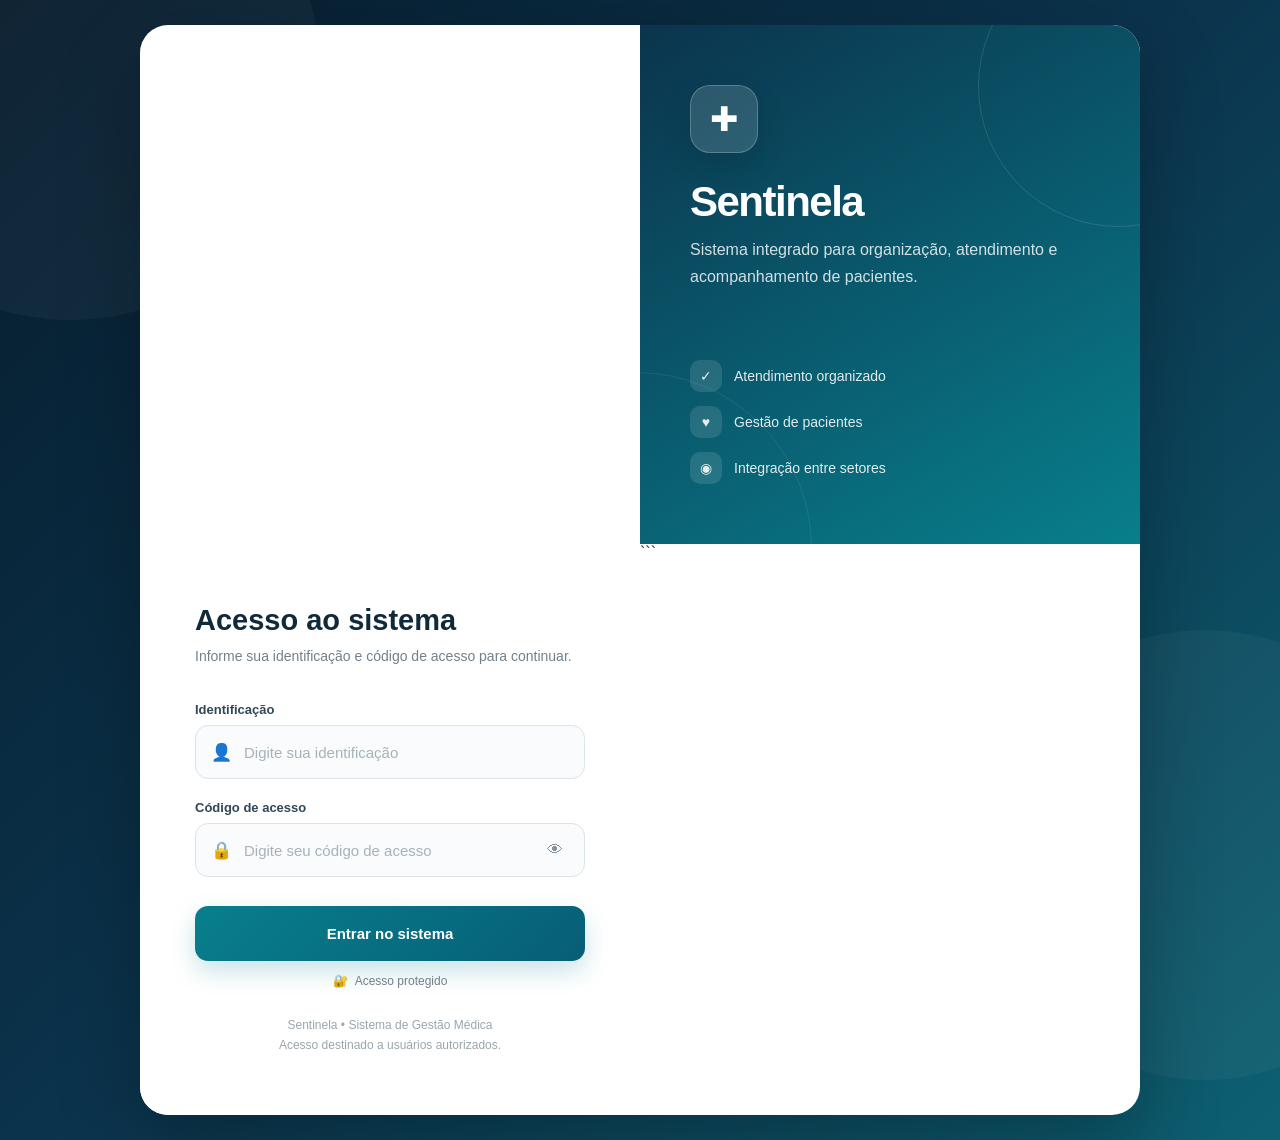
<file: frontend/index.html>
<!DOCTYPE html>

<html lang="pt-BR">

<head>

  <meta charset="UTF-8">

<meta
name="viewport"
content="width=device-width, initial-scale=1.0"

>

<meta
name="description"
content="Sentinela - Sistema de Gestão e Atendimento Médico"

>

  <title>Sentinela | Acesso ao Sistema</title>

  <style>

    * {
      margin: 0;
      padding: 0;
      box-sizing: border-box;
    }

    body {
      min-height: 100vh;
      font-family:
        "Segoe UI",
        Arial,
        sans-serif;

      background:
        linear-gradient(
          135deg,
          #071c2c 0%,
          #0b344d 50%,
          #0d6072 100%
        );

      display: flex;
      align-items: center;
      justify-content: center;

      padding: 25px;

      color: #172b3a;
    }

    /* Fundo decorativo */

    body::before {
      content: "";
      position: fixed;

      width: 500px;
      height: 500px;

      border-radius: 50%;

      background:
        rgba(255,255,255,0.04);

      top: -180px;
      left: -180px;

      pointer-events: none;
    }

    body::after {
      content: "";
      position: fixed;

      width: 450px;
      height: 450px;

      border-radius: 50%;

      background:
        rgba(255,255,255,0.04);

      bottom: -180px;
      right: -150px;

      pointer-events: none;
    }

    /* Container */

    .login-container {
      width: 100%;
      max-width: 1000px;

      min-height: 600px;

      display: grid;
      grid-template-columns: 1fr 1fr;

      background: #ffffff;

      border-radius: 28px;

      overflow: hidden;

      box-shadow:
        0 30px 80px
        rgba(0, 0, 0, 0.28);

      position: relative;

      z-index: 2;
    }

    /* Lado esquerdo */

    .welcome {
      position: relative;

      padding: 60px 50px;

      display: flex;
      flex-direction: column;
      justify-content: center;

      background:
        linear-gradient(
          150deg,
          #0b344d,
          #087f8c
        );

      color: white;

      overflow: hidden;
    }

    .welcome::before {
      content: "";

      position: absolute;

      width: 280px;
      height: 280px;

      border: 1px solid
        rgba(255,255,255,0.12);

      border-radius: 50%;

      right: -120px;
      top: -80px;
    }

    .welcome::after {
      content: "";

      position: absolute;

      width: 350px;
      height: 350px;

      border: 1px solid
        rgba(255,255,255,0.08);

      border-radius: 50%;

      left: -180px;
      bottom: -180px;
    }

    .brand {
      position: relative;
      z-index: 2;

      margin-bottom: 35px;
    }

    .logo {
      width: 68px;
      height: 68px;

      border-radius: 20px;

      display: flex;
      align-items: center;
      justify-content: center;

      background:
        rgba(255,255,255,0.14);

      border:
        1px solid
        rgba(255,255,255,0.22);

      font-size: 34px;

      margin-bottom: 25px;

      box-shadow:
        0 12px 30px
        rgba(0,0,0,0.12);
    }

    .brand h1 {
      font-size: 42px;

      letter-spacing: -1.5px;

      margin-bottom: 10px;

      font-weight: 750;
    }

    .brand p {
      font-size: 16px;

      line-height: 1.7;

      color:
        rgba(255,255,255,0.82);

      max-width: 390px;
    }

    .system-info {
      position: relative;
      z-index: 2;

      margin-top: 35px;

      display: flex;
      flex-direction: column;

      gap: 14px;
    }

    .info-item {
      display: flex;
      align-items: center;

      gap: 12px;

      font-size: 14px;

      color:
        rgba(255,255,255,0.88);
    }

    .info-icon {
      width: 32px;
      height: 32px;

      display: flex;
      align-items: center;
      justify-content: center;

      border-radius: 10px;

      background:
        rgba(255,255,255,0.12);
    }

    /* Login */

    .login-area {
      padding: 60px 55px;

      display: flex;
      flex-direction: column;
      justify-content: center;

      background: #ffffff;
    }

    .login-header {
      margin-bottom: 35px;
    }

    .login-header h2 {
      font-size: 29px;

      color: #102a3a;

      margin-bottom: 9px;
    }

    .login-header p {
      font-size: 14px;

      color: #71808c;

      line-height: 1.5;
    }

    /* Campos */

    .form-group {
      margin-bottom: 21px;
    }

    .form-group label {
      display: block;

      font-size: 13px;

      font-weight: 700;

      color: #304858;

      margin-bottom: 8px;
    }

    .input-wrapper {
      position: relative;
    }

    .input-icon {
      position: absolute;

      left: 16px;
      top: 50%;

      transform:
        translateY(-50%);

      color: #8a9aa5;

      font-size: 17px;

      pointer-events: none;
    }

    input {
      width: 100%;

      height: 54px;

      border:
        1px solid #dbe4e9;

      border-radius: 13px;

      padding:
        0 48px;

      font-size: 15px;

      outline: none;

      color: #18303f;

      background: #f9fbfc;

      transition:
        border-color .2s,
        box-shadow .2s,
        background .2s;
    }

    input::placeholder {
      color: #a7b2b9;
    }

    input:focus {
      border-color: #078896;

      background: #ffffff;

      box-shadow:
        0 0 0 4px
        rgba(8, 137, 150, 0.10);
    }

    .password-toggle {
      position: absolute;

      right: 13px;
      top: 50%;

      transform:
        translateY(-50%);

      border: none;

      background: transparent;

      cursor: pointer;

      color: #84939d;

      width: 34px;
      height: 34px;

      border-radius: 8px;

      font-size: 16px;
    }

    .password-toggle:hover {
      background: #eef5f7;

      color: #087f8c;
    }

    /* Botão */

    .login-button {
      width: 100%;

      height: 55px;

      border: none;

      border-radius: 13px;

      margin-top: 8px;

      background:
        linear-gradient(
          135deg,
          #087f8c,
          #075e76
        );

      color: white;

      font-size: 15px;

      font-weight: 700;

      cursor: pointer;

      transition:
        transform .2s,
        box-shadow .2s,
        opacity .2s;

      box-shadow:
        0 10px 24px
        rgba(8, 127, 140, 0.22);
    }

    .login-button:hover {
      transform:
        translateY(-1px);

      box-shadow:
        0 14px 30px
        rgba(8, 127, 140, 0.28);
    }

    .login-button:active {
      transform:
        translateY(0);
    }

    .login-button:disabled {
      opacity: .65;

      cursor: wait;

      transform: none;
    }

    /* Rodapé */

    .login-footer {
      margin-top: 28px;

      text-align: center;

      font-size: 12px;

      color: #9aa6ad;

      line-height: 1.6;
    }

    .security {
      display: flex;

      justify-content: center;

      align-items: center;

      gap: 7px;

      margin-top: 13px;

      color: #71818a;

      font-size: 12px;
    }

    .security span:first-child {
      color: #168c63;
    }

    /* Mensagem */

    .login-message {
      display: none;

      margin-bottom: 18px;

      padding: 12px 14px;

      border-radius: 10px;

      font-size: 13px;

      line-height: 1.4;
    }

    .login-message.error {
      display: block;

      color: #a22a2a;

      background: #fff1f1;

      border:
        1px solid #ffd2d2;
    }

    /* Responsivo */

    @media (max-width: 800px) {

      body {
        padding: 15px;
      }

      .login-container {
        grid-template-columns: 1fr;

        max-width: 500px;

        min-height: auto;

        border-radius: 22px;
      }

      .welcome {
        padding: 38px 30px;

        min-height: 300px;
      }

      .brand h1 {
        font-size: 34px;
      }

      .system-info {
        margin-top: 22px;
      }

      .login-area {
        padding: 40px 30px;
      }

    }

    @media (max-width: 420px) {

      .welcome {
        padding: 32px 23px;
      }

      .login-area {
        padding: 35px 22px;
      }

      .brand h1 {
        font-size: 30px;
      }

      .login-header h2 {
        font-size: 25px;
      }

    }

  </style>

</head>

<body>

  <main class="login-container">

```
<!-- ========================= -->
<!-- APRESENTAÇÃO -->
<!-- ========================= -->

<section class="welcome">

  <div class="brand">

    <div class="logo">
      ✚
    </div>

    <h1>
      Sentinela
    </h1>

    <p>
      Sistema integrado para organização,
      atendimento e acompanhamento
      de pacientes.
    </p>

  </div>


  <div class="system-info">

    <div class="info-item">

      <span class="info-icon">
        ✓
      </span>

      <span>
        Atendimento organizado
      </span>

    </div>


    <div class="info-item">

      <span class="info-icon">
        ♥
      </span>

      <span>
        Gestão de pacientes
      </span>

    </div>


    <div class="info-item">

      <span class="info-icon">
        ◉
      </span>

      <span>
        Integração entre setores
      </span>

    </div>

  </div>

</section>


<!-- ========================= -->
<!-- LOGIN -->
<!-- ========================= -->

<section class="login-area">


  <div class="login-header">

    <h2>
      Acesso ao sistema
    </h2>

    <p>
      Informe sua identificação e
      código de acesso para continuar.
    </p>

  </div>


  <div
    id="loginMessage"
    class="login-message"
  ></div>


  <form
    id="loginForm"
    onsubmit="event.preventDefault(); login();"
  >


    <div class="form-group">

      <label for="usuario">
        Identificação
      </label>

      <div class="input-wrapper">

        <span class="input-icon">
          👤
        </span>

        <input
          type="text"
          id="usuario"
          name="usuario"
          placeholder="Digite sua identificação"
          autocomplete="username"
          required
        >

      </div>

    </div>


    <div class="form-group">

      <label for="senha">
        Código de acesso
      </label>

      <div class="input-wrapper">

        <span class="input-icon">
          🔒
        </span>

        <input
          type="password"
          id="senha"
          name="senha"
          placeholder="Digite seu código de acesso"
          autocomplete="current-password"
          required
        >

        <button
          type="button"
          class="password-toggle"
          id="toggleSenha"
          aria-label="Mostrar código de acesso"
        >
          👁
        </button>

      </div>

    </div>


    <button
      type="submit"
      class="login-button"
      id="loginButton"
    >
      Entrar no sistema
    </button>


  </form>


  <div class="security">

    <span>
      🔐
    </span>

    <span>
      Acesso protegido
    </span>

  </div>


  <div class="login-footer">

    Sentinela • Sistema de Gestão Médica

    <br>

    Acesso destinado a usuários autorizados.

  </div>


</section>
```

  </main>

<script>


/* =====================================================
   MOSTRAR / OCULTAR SENHA
===================================================== */

const toggleSenha =
  document.getElementById("toggleSenha");

const campoSenha =
  document.getElementById("senha");


if (toggleSenha && campoSenha) {

  toggleSenha.addEventListener(
    "click",
    function () {

      const mostrando =
        campoSenha.type === "text";

      campoSenha.type =
        mostrando
          ? "password"
          : "text";

      toggleSenha.textContent =
        mostrando
          ? "👁"
          : "🙈";

      toggleSenha.setAttribute(
        "aria-label",
        mostrando
          ? "Mostrar código de acesso"
          : "Ocultar código de acesso"
      );

    }
  );

}


/* =====================================================
   LOGIN
   ===================================================== */

async function login() {

  const usuario =
    document.getElementById("usuario")
      .value
      .trim();

  const senha =
    document.getElementById("senha")
      .value
      .trim();


  if (!usuario || !senha) {

    alert(
      "Digite a identificação e o código de acesso."
    );

    return;
  }


  const botao =
    document.getElementById("loginButton");

  const mensagem =
    document.getElementById("loginMessage");


  /*
   * Estado de carregamento
   */

  if (botao) {

    botao.disabled = true;

    botao.textContent =
      "Entrando...";

  }

  if (mensagem) {

    mensagem.className =
      "login-message";

    mensagem.textContent =
      "";

  }


  try {

    const resposta =
      await fetch("/login", {

        method: "POST",

        headers: {
          "Content-Type": "application/json"
        },

        body: JSON.stringify({

          usuario: usuario,

          senha: senha

        })

      });


    /*
     * Evita erro caso o servidor
     * retorne algo que não seja JSON.
     */

    let data;

    try {

      data =
        await resposta.json();

    } catch {

      data = {};

    }


    if (!resposta.ok) {

      alert(
        data.erro ||
        "Identificação ou código de acesso inválido."
      );

      return;
    }


    if (data.tipo === "triagem") {

      window.location.href =
        "triagem.html";

      return;
    }


    if (data.tipo === "medico") {

      window.location.href =
        "medico.html";

      return;
    }


    if (data.tipo === "atendimento") {

      window.location.href =
        "atendimento.html";

      return;
    }


    alert(
      "Tipo de usuário não reconhecido."
    );


  } catch (error) {

    console.error(
      "Erro no login:",
      error
    );


    alert(
      "Não foi possível conectar ao servidor."
    );


  } finally {

    /*
     * Reativa o botão somente se
     * o usuário permanecer na página.
     */

    if (botao) {

      botao.disabled = false;

      botao.textContent =
        "Entrar no sistema";

    }

  }

}


</script>

</body>

</html>
</file>
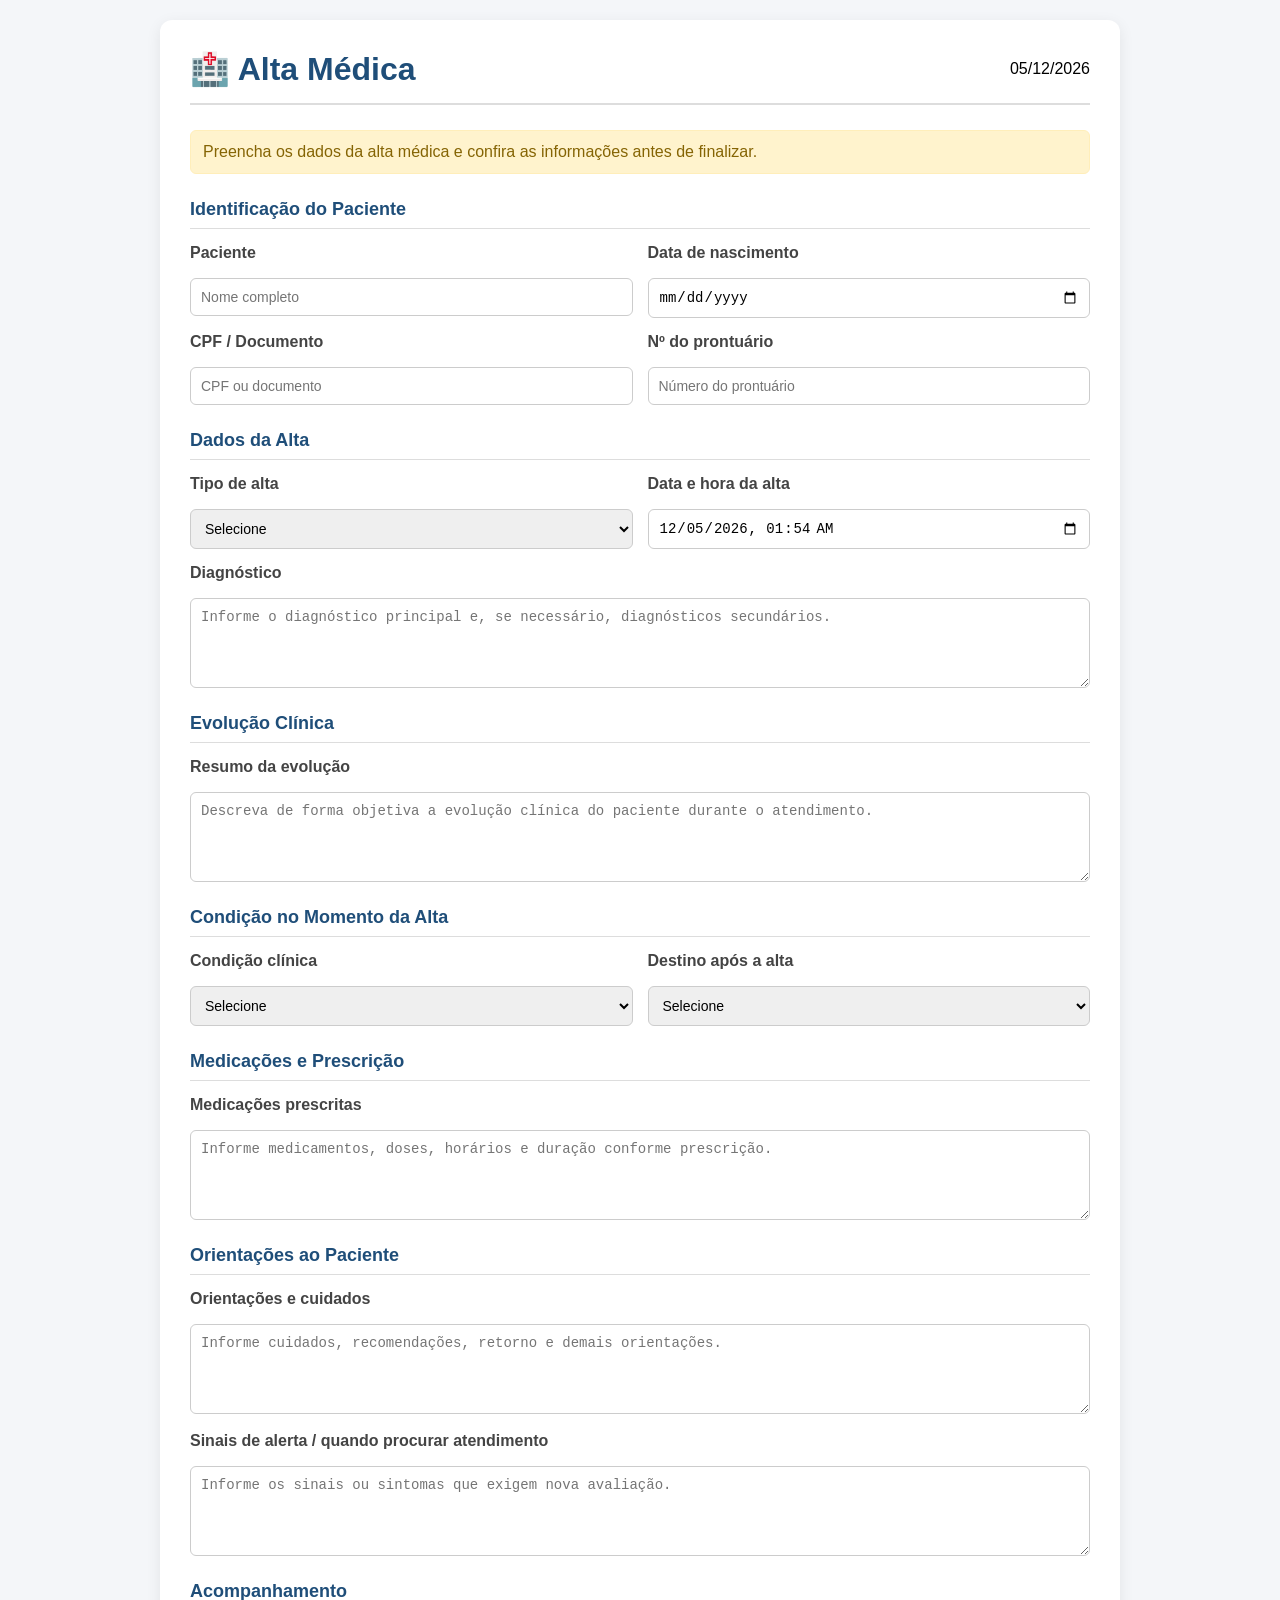
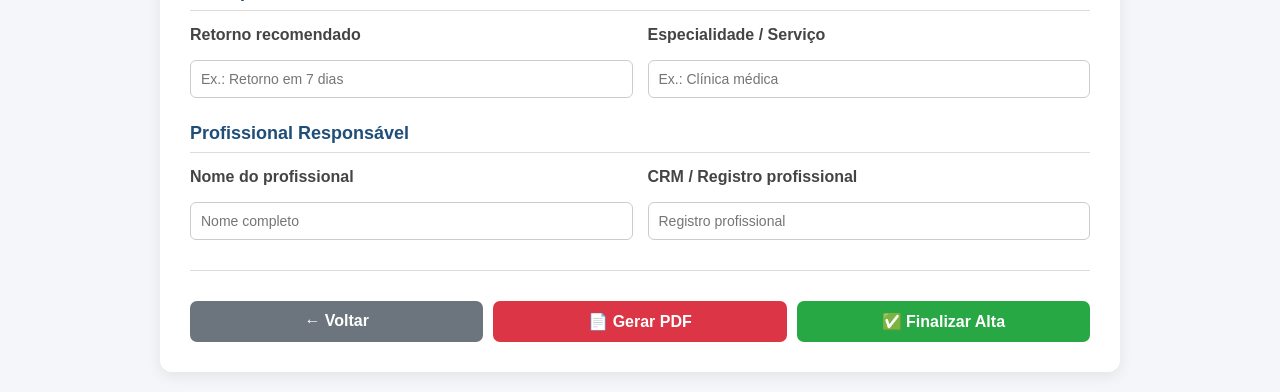
<file: frontend/alta.html>
<!DOCTYPE html> <html lang="pt-BR"> <head> <meta charset="UTF-8"> <meta name="viewport" content="width=device-width, initial-scale=1.0"> <title>Alta Médica</title> <link rel="stylesheet" href="css/style.css"> <style> body { background: #f4f6f9; font-family: Arial, sans-serif; margin: 0; padding: 20px; } .container { max-width: 900px; margin: auto; background: white; padding: 30px; border-radius: 12px; box-shadow: 0 4px 15px rgba(0,0,0,0.08); } .cabecalho { display: flex; justify-content: space-between; align-items: center; border-bottom: 2px solid #ddd; padding-bottom: 15px; margin-bottom: 25px; } .cabecalho h1 { margin: 0; color: #1f4e79; } .secao { margin-top: 25px; } .secao h2 { color: #1f4e79; font-size: 18px; border-bottom: 1px solid #ddd; padding-bottom: 8px; } .grid { display: grid; grid-template-columns: 1fr 1fr; gap: 15px; } .campo { display: flex; flex-direction: column; } .campo label { font-weight: bold; margin-bottom: 6px; color: #444; } input, select, textarea { padding: 10px; border: 1px solid #ccc; border-radius: 6px; font-size: 14px; box-sizing: border-box; } textarea { min-height: 90px; resize: vertical; } .campo-completo { grid-column: 1 / -1; } .botoes { display: flex; gap: 10px; justify-content: flex-end; margin-top: 30px; border-top: 1px solid #ddd; padding-top: 20px; } button { padding: 11px 20px; border: none; border-radius: 7px; cursor: pointer; font-weight: bold; } .btn-salvar { background: #28a745; color: white; } .btn-pdf { background: #dc3545; color: white; } .btn-voltar { background: #6c757d; color: white; } button:hover { opacity: 0.9; } .aviso { background: #fff3cd; color: #856404; border: 1px solid #ffeeba; padding: 12px; border-radius: 6px; margin-bottom: 20px; } @media (max-width: 700px) { .grid { grid-template-columns: 1fr; } .campo-completo { grid-column: auto; } .botoes { flex-direction: column; } button { width: 100%; } } @media print { body { background: white; padding: 0; } .container { box-shadow: none; max-width: 100%; } .botoes, .aviso { display: none; } input, select, textarea { border: 1px solid #999; } } </style> </head> <body> <div class="container"> <div class="cabecalho"> <h1>🏥 Alta Médica</h1> <span id="data-alta"></span> </div> <div class="aviso"> Preencha os dados da alta médica e confira as informações antes de finalizar. </div> <!-- IDENTIFICAÇÃO --> <div class="secao"> <h2>Identificação do Paciente</h2>
<div class="grid">

  <div class="campo">
    <label for="paciente">Paciente</label>
    <input type="text" id="paciente" placeholder="Nome completo">
  </div>

  <div class="campo">
    <label for="data-nascimento">Data de nascimento</label>
    <input type="date" id="data-nascimento">
  </div>

  <div class="campo">
    <label for="documento">CPF / Documento</label>
    <input type="text" id="documento" placeholder="CPF ou documento">
  </div>

  <div class="campo">
    <label for="prontuario">Nº do prontuário</label>
    <input type="text" id="prontuario" placeholder="Número do prontuário">
  </div>

</div>

</div> <!-- DADOS DA ALTA --> <div class="secao"> <h2>Dados da Alta</h2>
<div class="grid">

  <div class="campo">
    <label for="tipo-alta">Tipo de alta</label>

    <select id="tipo-alta">
      <option value="">Selecione</option>
      <option value="Alta médica">Alta médica</option>
      <option value="Alta a pedido">Alta a pedido</option>
      <option value="Alta administrativa">Alta administrativa</option>
      <option value="Transferência">Transferência</option>
      <option value="Evasão">Evasão</option>
    </select>
  </div>

  <div class="campo">
    <label for="data-hora">Data e hora da alta</label>
    <input type="datetime-local" id="data-hora">
  </div>

  <div class="campo campo-completo">
    <label for="diagnostico">Diagnóstico</label>
    <textarea
      id="diagnostico"
      placeholder="Informe o diagnóstico principal e, se necessário, diagnósticos secundários."
    ></textarea>
  </div>

</div>

</div> <!-- EVOLUÇÃO --> <div class="secao"> <h2>Evolução Clínica</h2>
<div class="campo">
  <label for="evolucao">Resumo da evolução</label>

  <textarea
    id="evolucao"
    placeholder="Descreva de forma objetiva a evolução clínica do paciente durante o atendimento."
  ></textarea>
</div>

</div> <!-- CONDIÇÃO --> <div class="secao"> <h2>Condição no Momento da Alta</h2>
<div class="grid">

  <div class="campo">
    <label for="condicao">Condição clínica</label>

    <select id="condicao">
      <option value="">Selecione</option>
      <option value="Estável">Estável</option>
      <option value="Melhorado">Melhorado</option>
      <option value="Sem alterações significativas">Sem alterações significativas</option>
      <option value="Necessita acompanhamento">Necessita acompanhamento</option>
    </select>
  </div>

  <div class="campo">
    <label for="destino">Destino após a alta</label>

    <select id="destino">
      <option value="">Selecione</option>
      <option value="Domicílio">Domicílio</option>
      <option value="Acompanhamento ambulatorial">Acompanhamento ambulatorial</option>
      <option value="Outro serviço de saúde">Outro serviço de saúde</option>
      <option value="Transferência hospitalar">Transferência hospitalar</option>
    </select>
  </div>

</div>

</div> <!-- MEDICAÇÕES --> <div class="secao"> <h2>Medicações e Prescrição</h2>
<div class="campo">
  <label for="medicacoes">Medicações prescritas</label>

  <textarea
    id="medicacoes"
    placeholder="Informe medicamentos, doses, horários e duração conforme prescrição."
  ></textarea>
</div>

</div> <!-- ORIENTAÇÕES --> <div class="secao"> <h2>Orientações ao Paciente</h2>
<div class="campo">
  <label for="orientacoes">Orientações e cuidados</label>

  <textarea
    id="orientacoes"
    placeholder="Informe cuidados, recomendações, retorno e demais orientações."
  ></textarea>
</div>

<br>

<div class="campo">
  <label for="sinais-alerta">Sinais de alerta / quando procurar atendimento</label>

  <textarea
    id="sinais-alerta"
    placeholder="Informe os sinais ou sintomas que exigem nova avaliação."
  ></textarea>
</div>

</div> <!-- RETORNO --> <div class="secao"> <h2>Acompanhamento</h2>
<div class="grid">

  <div class="campo">
    <label for="retorno">Retorno recomendado</label>
    <input type="text" id="retorno" placeholder="Ex.: Retorno em 7 dias">
  </div>

  <div class="campo">
    <label for="especialidade">Especialidade / Serviço</label>
    <input type="text" id="especialidade" placeholder="Ex.: Clínica médica">
  </div>

</div>

</div> <!-- PROFISSIONAL --> <div class="secao"> <h2>Profissional Responsável</h2>
<div class="grid">

  <div class="campo">
    <label for="medico">Nome do profissional</label>
    <input type="text" id="medico" placeholder="Nome completo">
  </div>

  <div class="campo">
    <label for="crm">CRM / Registro profissional</label>
    <input type="text" id="crm" placeholder="Registro profissional">
  </div>

</div>

</div> <!-- BOTÕES --> <div class="botoes">
<button
  type="button"
  class="btn-voltar"
  onclick="window.history.back()">
  ← Voltar
</button>

<button
  type="button"
  class="btn-pdf"
  onclick="window.print()">
  📄 Gerar PDF
</button>

<button
  type="button"
  class="btn-salvar"
  onclick="salvarAlta()">
  ✅ Finalizar Alta
</button>

</div> </div> <script> function preencherData() { const agora = new Date(); const ano = agora.getFullYear(); const mes = String(agora.getMonth() + 1).padStart(2, "0"); const dia = String(agora.getDate()).padStart(2, "0"); const hora = String(agora.getHours()).padStart(2, "0"); const minuto = String(agora.getMinutes()).padStart(2, "0"); document.getElementById("data-hora").value = `${ano}-${mes}-${dia}T${hora}:${minuto}`; document.getElementById("data-alta").textContent = `${dia}/${mes}/${ano}`; } function salvarAlta() { const paciente = document.getElementById("paciente").value.trim(); const tipoAlta = document.getElementById("tipo-alta").value; const diagnostico = document.getElementById("diagnostico").value.trim(); if (!paciente) { alert("Informe o nome do paciente."); return; } if (!tipoAlta) { alert("Selecione o tipo de alta."); return; } if (!diagnostico) { alert("Informe o diagnóstico."); return; } const dados = { paciente: paciente, dataNascimento: document.getElementById("data-nascimento").value, documento: document.getElementById("documento").value, prontuario: document.getElementById("prontuario").value, tipoAlta: tipoAlta, dataHora: document.getElementById("data-hora").value, diagnostico: diagnostico, evolucao: document.getElementById("evolucao").value, condicao: document.getElementById("condicao").value, destino: document.getElementById("destino").value, medicacoes: document.getElementById("medicacoes").value, orientacoes: document.getElementById("orientacoes").value, sinaisAlerta: document.getElementById("sinais-alerta").value, retorno: document.getElementById("retorno").value, especialidade: document.getElementById("especialidade").value, medico: document.getElementById("medico").value, crm: document.getElementById("crm").value }; /* * Envia os dados para o backend. * * A rota /alta deverá ser criada no servidor. */ fetch("/alta", { method: "POST", headers: { "Content-Type": "application/json" }, body: JSON.stringify(dados) }) .then(response => { if (!response.ok) { throw new Error("Erro ao registrar alta."); } return response.json(); }) .then(() => { alert("✅ Alta registrada com sucesso!"); window.print(); }) .catch(error => { console.error(error); alert( "Não foi possível registrar a alta. " + "Verifique se o servidor está funcionando." ); }); } preencherData(); </script> </body> </html>
</file>
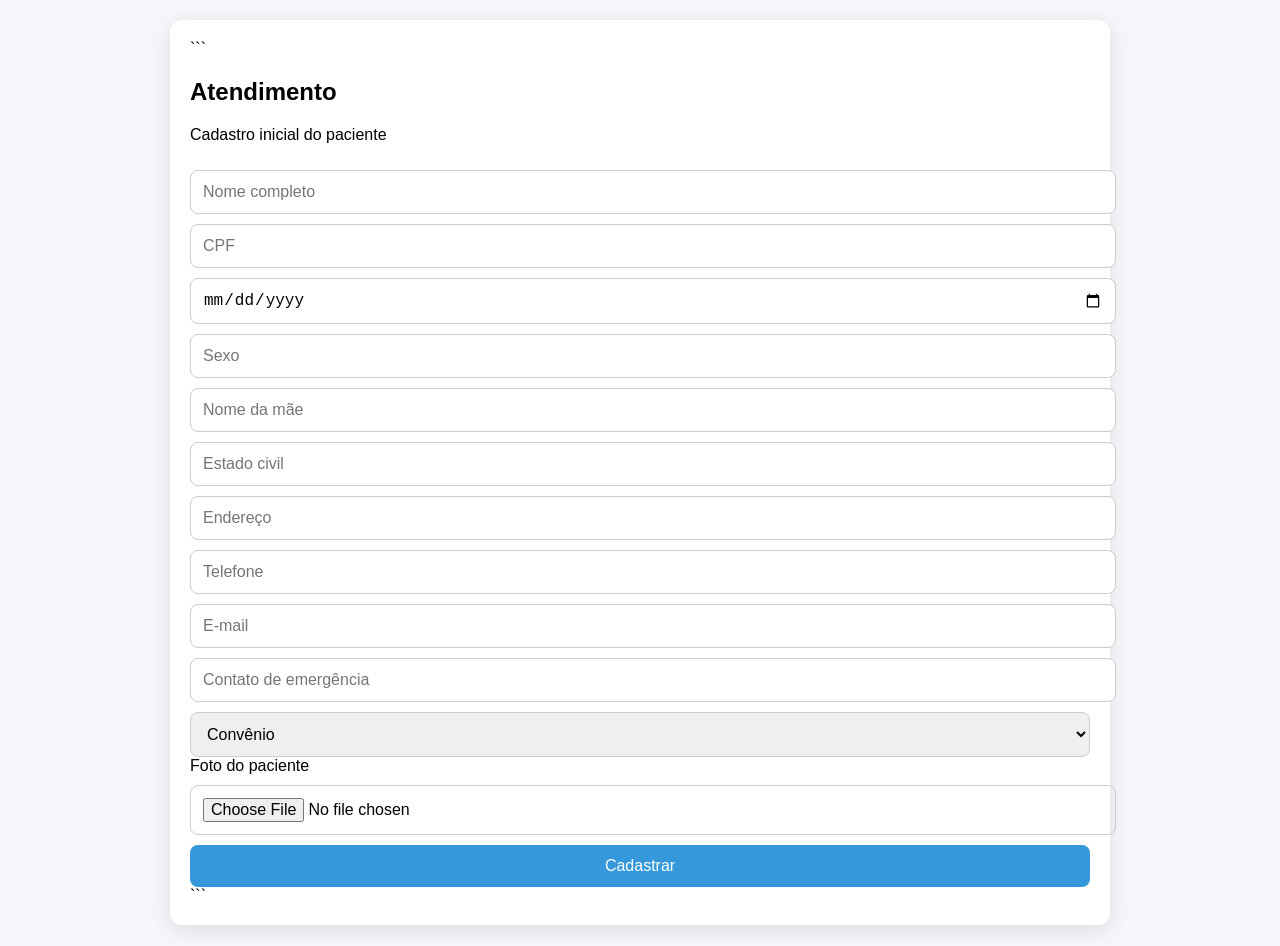
<file: frontend/atendimento.html>
<!DOCTYPE html>

<html lang="pt-BR">

<head>

  <meta charset="UTF-8">

<meta
name="viewport"
content="width=device-width, initial-scale=1.0"

>

  <title>Sentinela | Atendimento</title>

  <link
    rel="stylesheet"
    href="css/style.css"
  >

</head>

<body>

  <div class="container">

```
<h2>Atendimento</h2>

<p>
  Cadastro inicial do paciente
</p>

<!-- ============================= -->
<!-- DADOS PRINCIPAIS -->
<!-- ============================= -->

<input
  id="nome"
  type="text"
  placeholder="Nome completo"
  autocomplete="name"
  required
>

<input
  id="cpf"
  type="text"
  placeholder="CPF"
  autocomplete="off"
>

<input
  id="dataNascimento"
  type="date"
  placeholder="Data de nascimento"
>

<input
  id="sexo"
  type="text"
  placeholder="Sexo"
>

<input
  id="nomeMae"
  type="text"
  placeholder="Nome da mãe"
>

<input
  id="estadoCivil"
  type="text"
  placeholder="Estado civil"
>

<input
  id="endereco"
  type="text"
  placeholder="Endereço"
  autocomplete="street-address"
>

<input
  id="telefone"
  type="tel"
  placeholder="Telefone"
  autocomplete="tel"
>

<input
  id="email"
  type="email"
  placeholder="E-mail"
  autocomplete="email"
>

<input
  id="contatoEmergencia"
  type="text"
  placeholder="Contato de emergência"
>

<!-- ============================= -->
<!-- TIPO DE ATENDIMENTO -->
<!-- ============================= -->

<select id="tipo">

  <option value="Convenio">
    Convênio
  </option>

  <option value="Particular">
    Particular
  </option>

</select>

<!-- ============================= -->
<!-- FOTO -->
<!-- ============================= -->

<label for="foto">
  Foto do paciente
</label>

<input
  type="file"
  id="foto"
  accept="image/*"
>

<!-- ============================= -->
<!-- BOTÃO -->
<!-- ============================= -->

<button
  id="btnCadastrar"
  type="button"
  onclick="cadastrar()"
>
  Cadastrar
</button>

<p
  id="mensagem"
  style="display:none;"
></p>
```

  </div>

  <script>

    async function cadastrar() {

      const btn =
        document.getElementById(
          "btnCadastrar"
        );

      const mensagem =
        document.getElementById(
          "mensagem"
        );

      // =============================
      // PEGAR DADOS
      // =============================

      const nome =
        document
          .getElementById("nome")
          .value
          .trim();

      const cpf =
        document
          .getElementById("cpf")
          .value
          .trim();

      const dataNascimento =
        document
          .getElementById("dataNascimento")
          .value;

      const sexo =
        document
          .getElementById("sexo")
          .value
          .trim();

      const nomeMae =
        document
          .getElementById("nomeMae")
          .value
          .trim();

      const estadoCivil =
        document
          .getElementById("estadoCivil")
          .value
          .trim();

      const endereco =
        document
          .getElementById("endereco")
          .value
          .trim();

      const telefone =
        document
          .getElementById("telefone")
          .value
          .trim();

      const email =
        document
          .getElementById("email")
          .value
          .trim();

      const contatoEmergencia =
        document
          .getElementById("contatoEmergencia")
          .value
          .trim();

      const tipo =
        document
          .getElementById("tipo")
          .value;

      // =============================
      // VALIDAÇÃO
      // =============================

      if (!nome) {

        mensagem.style.display =
          "block";

        mensagem.textContent =
          "Digite o nome completo do paciente.";

        return;

      }

      // =============================
      // ESTADO DO BOTÃO
      // =============================

      btn.disabled = true;

      btn.textContent =
        "Cadastrando...";

      mensagem.style.display =
        "none";

      try {

        // IMPORTANTE:
        // URL relativa funciona localmente
        // e também no Render.

        const resposta =
          await fetch(
            "/atendimento",
            {
              method: "POST",

              headers: {
                "Content-Type":
                  "application/json"
              },

              body: JSON.stringify({

                nome:
                  nome,

                cpf:
                  cpf,

                dataNascimento:
                  dataNascimento,

                sexo:
                  sexo,

                nomeMae:
                  nomeMae,

                estadoCivil:
                  estadoCivil,

                endereco:
                  endereco,

                telefone:
                  telefone,

                email:
                  email,

                contatoEmergencia:
                  contatoEmergencia,

                tipo:
                  tipo

              })

            }
          );

        // Tenta interpretar a resposta
        const data =
          await resposta.json()
            .catch(() => null);

        if (!resposta.ok) {

          throw new Error(
            data?.erro ||
            "Não foi possível cadastrar o paciente."
          );

        }

        // =============================
        // SUCESSO
        // =============================

        mensagem.style.display =
          "block";

        mensagem.textContent =
          "Paciente cadastrado com sucesso e enviado para a triagem.";

        // Limpar campos
        document
          .getElementById("nome")
          .value = "";

        document
          .getElementById("cpf")
          .value = "";

        document
          .getElementById("dataNascimento")
          .value = "";

        document
          .getElementById("sexo")
          .value = "";

        document
          .getElementById("nomeMae")
          .value = "";

        document
          .getElementById("estadoCivil")
          .value = "";

        document
          .getElementById("endereco")
          .value = "";

        document
          .getElementById("telefone")
          .value = "";

        document
          .getElementById("email")
          .value = "";

        document
          .getElementById("contatoEmergencia")
          .value = "";

        document
          .getElementById("foto")
          .value = "";

      } catch (error) {

        console.error(
          "Erro no cadastro:",
          error
        );

        mensagem.style.display =
          "block";

        mensagem.textContent =
          error.message ||
          "Não foi possível conectar ao servidor.";

      } finally {

        btn.disabled = false;

        btn.textContent =
          "Cadastrar";

      }

    }

  </script>

</body>

</html>
</file>
<file: frontend/css/style.css>
body{
  font-family: Arial;
  background:#f4f6f9;
  margin:0;
}

.container{
  width:90%;
  max-width:900px;
  margin:20px auto;
  background:white;
  padding:20px;
  border-radius:12px;
  box-shadow:0 5px 20px rgba(0,0,0,0.1);
}

input,
select,
textarea,
button{
  width:100%;
  padding:12px;
  margin-top:10px;
  border-radius:8px;
  border:1px solid #ccc;
  font-size:16px;
}

textarea{
  min-height:100px;
  resize:none;
}

button{
  background:#3498db;
  color:white;
  border:none;
  cursor:pointer;
}

button:hover{
  background:#2980b9;
}

.card{
  border:1px solid #ddd;
  padding:15px;
  margin:15px 0;
  border-radius:10px;
  background:white;
  box-shadow:0 2px 8px rgba(0,0,0,0.08);
}

.verde{
  background:#2ecc71;
  color:white;
  padding:5px 10px;
  border-radius:6px;
}

.amarelo{
  background:#f1c40f;
  padding:5px 10px;
  border-radius:6px;
}

.vermelho{
  background:#e74c3c;
  color:white;
  padding:5px 10px;
  border-radius:6px;
}
</file>
